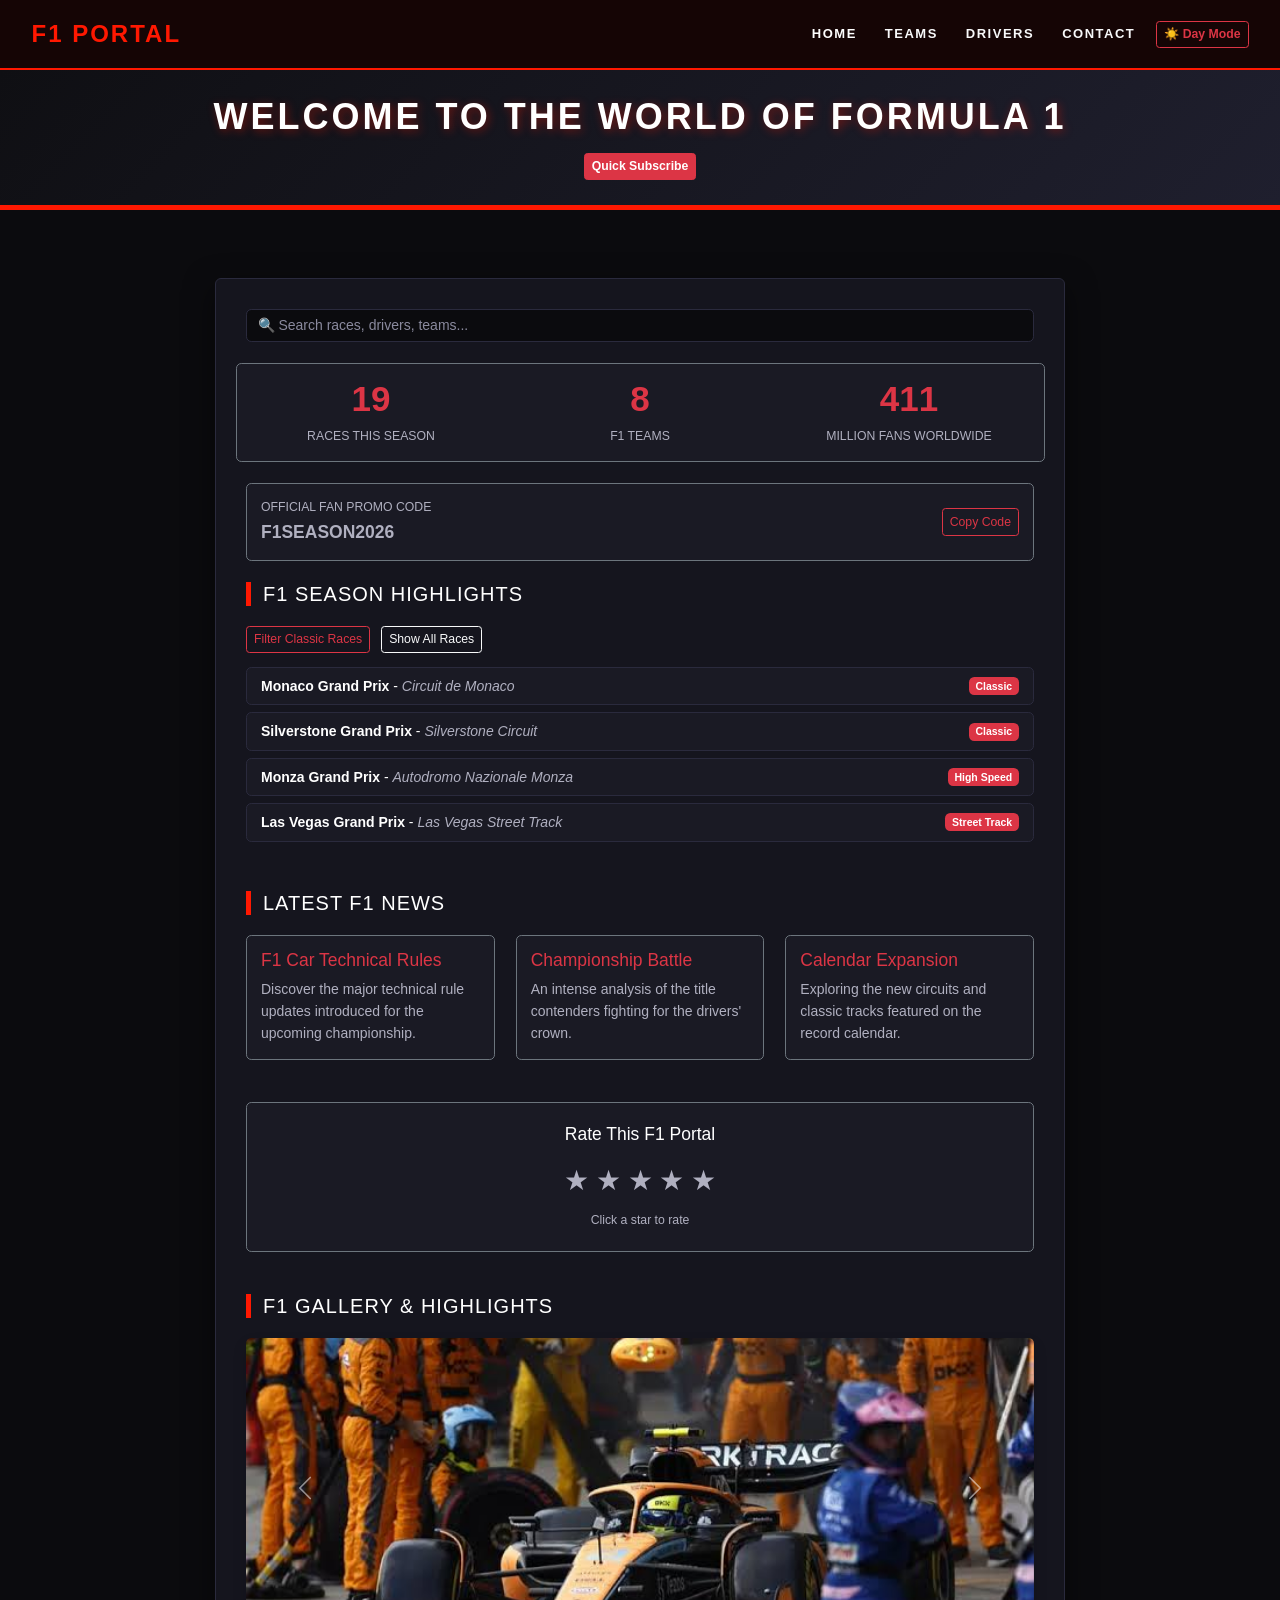
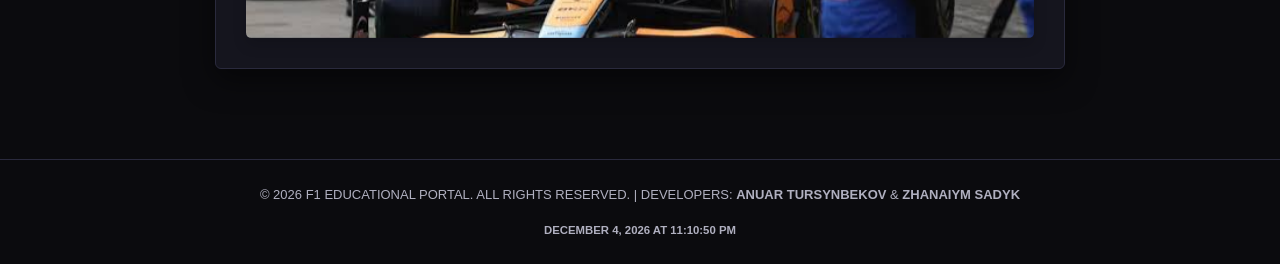
<file: index.html>
<!DOCTYPE html>
<html lang="en">
<head>
    <meta charset="UTF-8">
    <title>Formula 1 | Home</title>
    <link href="https://cdn.jsdelivr.net/npm/bootstrap@5.3.3/dist/css/bootstrap.min.css" rel="stylesheet">
    <link rel="stylesheet" href="css/style.css">

    <script src="https://code.jquery.com/jquery-3.7.1.min.js"></script>
    <script src="js/script.js" defer></script>
</head>
<body>

<div id="scroll-progress-container">
    <div id="scroll-progress"></div>
</div>

<div id="toast-container" class="toast-container position-fixed bottom-0 end-0 p-3" style="z-index: 1100;"></div>

<header>
    <nav id="main-nav" class="navbar navbar-expand-lg navbar-dark px-4">
        <div class="container-fluid">
            <a class="logo" href="index.html">F1 PORTAL</a>
            <button class="navbar-toggler" type="button" data-bs-toggle="collapse" data-bs-target="#navbarNav">
                <span class="navbar-toggler-icon"></span>
            </button>
            <div class="collapse navbar-collapse" id="navbarNav">
                <ul class="navbar-nav ms-auto gap-3 nav-menu align-items-center">
                    <li class="nav-item"><a class="nav-link active text-white" href="index.html">Home</a></li>
                    <li class="nav-item"><a class="nav-link text-light" href="teams.html">Teams</a></li>
                    <li class="nav-item"><a class="nav-link text-light" href="drivers.html">Drivers</a></li>
                    <li class="nav-item"><a class="nav-link text-light" href="contact.html">Contact</a></li>
                    <li class="nav-item">
                        <button id="theme-toggle-btn" class="btn btn-outline-danger btn-sm fw-bold">☀️ Day Mode</button>
                    </li>
                </ul>
            </div>
        </div>
    </nav>
</header>

<header id="main-header">
    <h1 class="highlightable">Welcome to the World of Formula 1</h1>
    <div class="mt-3">
        <button id="open-popup-btn" class="btn btn-danger btn-sm fw-bold">Quick Subscribe</button>
    </div>
</header>

<main>
    <section class="mb-4">
        <div class="position-relative">
            <input type="text" id="global-search-input" class="form-control border-secondary" placeholder="🔍 Search races, drivers, teams...">
            <ul id="autocomplete-list" class="dropdown-menu w-100 border-secondary"></ul>
        </div>
    </section>

    <section class="row text-center my-4 py-3 theme-card rounded border border-secondary">
        <div class="col-md-4">
            <h3 class="counter-value text-danger display-6 fw-bold" data-count="24">0</h3>
            <p class="text-uppercase small mb-0">Races This Season</p>
        </div>
        <div class="col-md-4">
            <h3 class="counter-value text-danger display-6 fw-bold" data-count="10">0</h3>
            <p class="text-uppercase small mb-0">F1 Teams</p>
        </div>
        <div class="col-md-4">
            <h3 class="counter-value text-danger display-6 fw-bold" data-count="500">0</h3>
            <p class="text-uppercase small mb-0">Million Fans Worldwide</p>
        </div>
    </section>

    <section class="p-3 theme-card rounded border border-secondary mb-4 d-flex justify-content-between align-items-center">
        <div>
            <small class="d-block">OFFICIAL FAN PROMO CODE</small>
            <span id="promo-code" class="fw-bold fs-5">F1SEASON2026</span>
        </div>
        <button class="btn btn-outline-danger btn-sm btn-copy" data-clipboard-target="#promo-code">Copy Code</button>
    </section>

    <section class="mb-5">
        <h2>F1 Season Highlights</h2>
        <div class="mb-3">
            <button id="filter-classic" class="btn btn-outline-danger btn-sm">Filter Classic Races</button>
            <button id="reset-filter" class="btn btn-outline-light btn-sm ms-2">Show All Races</button>
        </div>
        <ul id="dynamic-races-list" class="list-group bg-transparent"></ul>
    </section>

    <section class="cards-section mb-5">
        <h2>Latest F1 News</h2>
        <div class="row g-4">
            <div class="col-md-4 searchable-item">
                <div class="card h-100 theme-card border-secondary p-3">
                    <h3 class="card-title text-danger fs-5 highlightable">F1 Car Technical Rules</h3>
                    <p class="card-text highlightable">Discover the major technical rule updates introduced for the upcoming championship.</p>
                </div>
            </div>
            <div class="col-md-4 searchable-item">
                <div class="card h-100 theme-card border-secondary p-3">
                    <h3 class="card-title text-danger fs-5 highlightable">Championship Battle</h3>
                    <p class="card-text highlightable">An intense analysis of the title contenders fighting for the drivers' crown.</p>
                </div>
            </div>
            <div class="col-md-4 searchable-item">
                <div class="card h-100 theme-card border-secondary p-3">
                    <h3 class="card-title text-danger fs-5 highlightable">Calendar Expansion</h3>
                    <p class="card-text highlightable">Exploring the new circuits and classic tracks featured on the record calendar.</p>
                </div>
            </div>
        </div>
    </section>

    <section class="my-5 p-4 theme-card rounded border border-secondary text-center">
        <h3 class="fs-5 mb-3">Rate This F1 Portal</h3>
        <div id="rating-stars" class="fs-3 mb-2">
            <span class="star" data-value="1">★</span>
            <span class="star" data-value="2">★</span>
            <span class="star" data-value="3">★</span>
            <span class="star" data-value="4">★</span>
            <span class="star" data-value="5">★</span>
        </div>
        <p id="rating-feedback" class="small mb-0">Click a star to rate</p>
    </section>

    <!-- F1 Gallery Carousel (С вашими фото) -->
    <section>
        <h2>F1 Gallery & Highlights</h2>
        <div id="f1Carousel" class="carousel slide shadow rounded overflow-hidden" data-bs-ride="carousel">
            <div class="carousel-inner">
                <div class="carousel-item active">
                    <img data-src="images/pitstop.jpg" src="images/pitstop.jpg" class="lazy-load d-block w-100" alt="Nissan GT-R Road">
                </div>
                <div class="carousel-item">
                    <img data-src="images/monaco.jpg" src="images/monaco.jpg" class="lazy-load d-block w-100" alt="Yellow Supercar">
                </div>
                <div class="carousel-item">
                    <img data-src="images/celebration.jpg" src="images/celebration.jpg" class="lazy-load d-block w-100" alt="Bikestunt Hill">
                </div>
            </div>
            <button class="carousel-control-prev" type="button" data-bs-target="#f1Carousel" data-bs-slide="prev">
                <span class="carousel-control-prev-icon"></span>
            </button>
            <button class="carousel-control-next" type="button" data-bs-target="#f1Carousel" data-bs-slide="next">
                <span class="carousel-control-next-icon"></span>
            </button>
        </div>
    </section>
</main>

<div id="popup-modal" class="popup-overlay">
    <div class="popup-content">
        <span id="close-popup-btn" class="close-btn">&times;</span>
        <h3 class="text-danger mb-3">Join F1 Newsletter</h3>
        <p>Get the latest racing updates directly to your inbox.</p>
        <input type="email" placeholder="Enter your email address" class="form-control mb-3">
        <button class="btn btn-danger w-100 fw-bold">Subscribe Now</button>
    </div>
</div>

<footer>
    <p>&copy; 2026 F1 Educational Portal. All rights reserved. | Developers: <strong>Anuar Tursynbekov</strong> & <strong>Zhanaiym Sadyk</strong></p>
    <p id="live-clock" class="small mt-1 mb-0 fw-bold"></p>
</footer>

<script src="https://cdn.jsdelivr.net/npm/bootstrap@5.3.3/dist/js/bootstrap.bundle.min.js"></script>
</body>
</html>
</file>
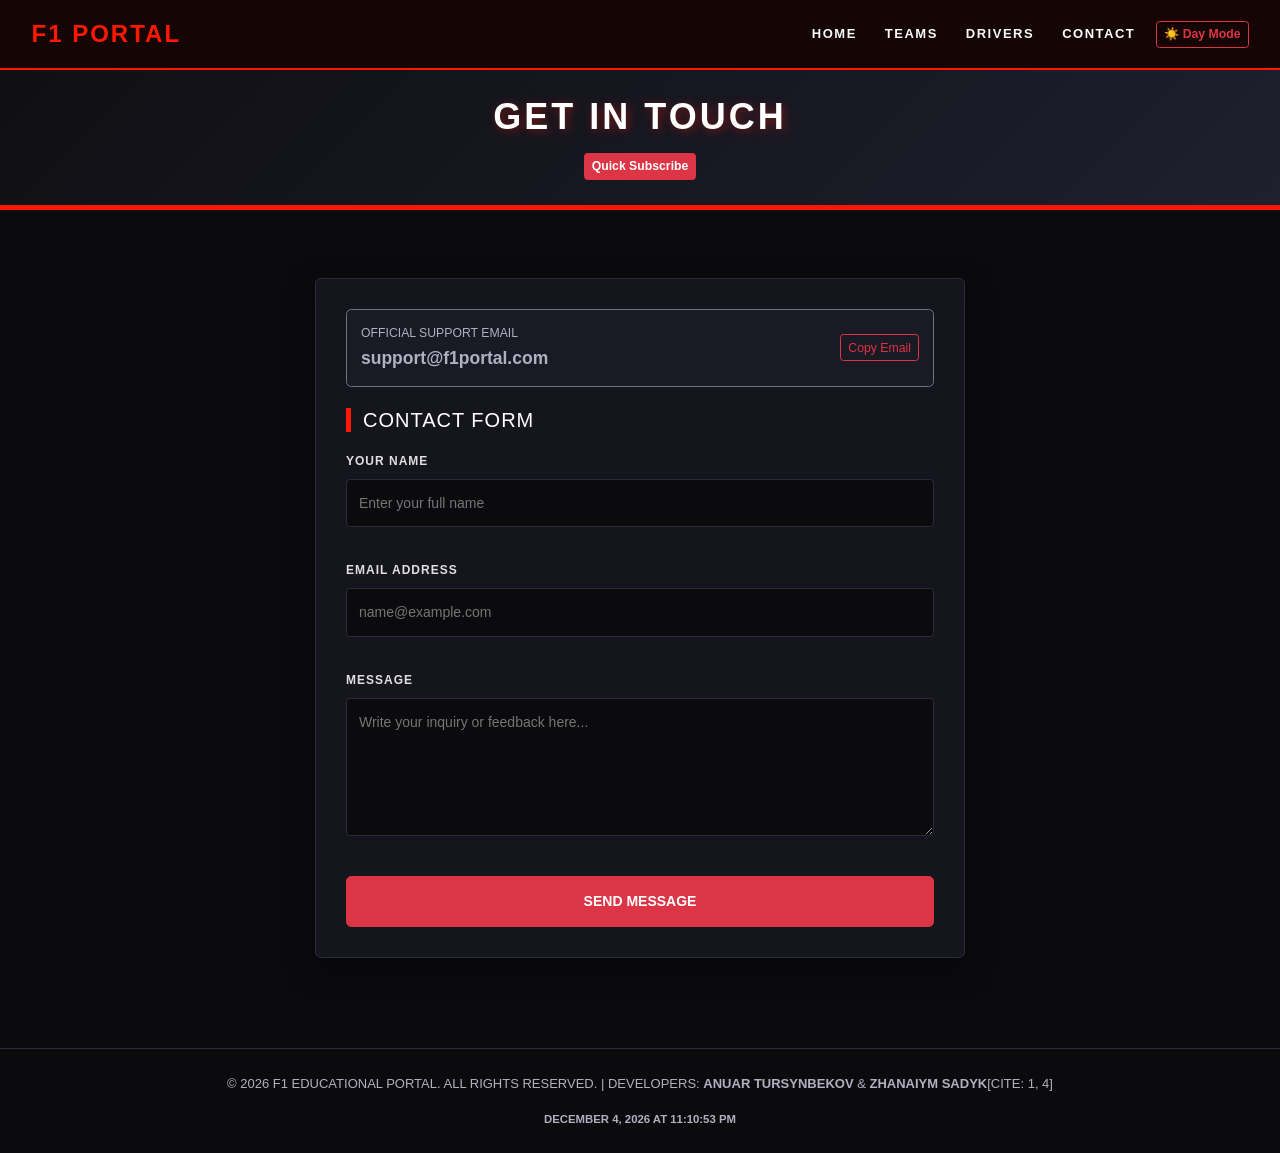
<file: contact.html>
<!DOCTYPE html>
<html lang="en">
<head>
    <meta charset="UTF-8">
    <title>Formula 1 | Contact</title>
    <link href="https://cdn.jsdelivr.net/npm/bootstrap@5.3.3/dist/css/bootstrap.min.css" rel="stylesheet">
    <link rel="stylesheet" href="css/style.css">

    <!-- Подключаем jQuery CDN, затем script.js с defer -->
    <script src="https://code.jquery.com/jquery-3.7.1.min.js"></script>
    <script src="js/script.js" defer></script>
</head>
<body>

<!-- TASK 4: Scroll Progress Bar -->
<div id="scroll-progress-container">
    <div id="scroll-progress"></div>
</div>

<!-- TASK 7: Toast Container -->
<div id="toast-container" class="toast-container position-fixed bottom-0 end-0 p-3" style="z-index: 1100;"></div>

<header>
    <nav id="main-nav" class="navbar navbar-expand-lg navbar-dark px-4">
        <div class="container-fluid">
            <a class="logo" href="index.html">F1 PORTAL</a>
            <button class="navbar-toggler" type="button" data-bs-toggle="collapse" data-bs-target="#navbarNav">
                <span class="navbar-toggler-icon"></span>
            </button>
            <div class="collapse navbar-collapse" id="navbarNav">
                <ul class="navbar-nav ms-auto gap-3 nav-menu align-items-center">
                    <li class="nav-item"><a class="nav-link text-light" href="index.html">Home</a></li>
                    <li class="nav-item"><a class="nav-link text-light" href="teams.html">Teams</a></li>
                    <li class="nav-item"><a class="nav-link text-light" href="drivers.html">Drivers</a></li>
                    <li class="nav-item"><a class="nav-link active text-white" href="contact.html">Contact</a></li>
                    <li class="nav-item">
                        <button id="theme-toggle-btn" class="btn btn-outline-danger btn-sm fw-bold">☀️ Day Mode</button>
                    </li>
                </ul>
            </div>
        </div>
    </nav>
</header>

<header id="main-header">
    <h1 class="highlightable">Get in Touch</h1>
    <div class="mt-3">
        <button id="open-popup-btn" class="btn btn-danger btn-sm fw-bold">Quick Subscribe</button>
    </div>
</header>

<main style="max-width: 650px;">
    <!-- TASK 8: Copied to Clipboard Section (Email Support) -->
    <section class="p-3 theme-card rounded border border-secondary mb-4 d-flex justify-content-between align-items-center">
        <div>
            <small class="d-block">OFFICIAL SUPPORT EMAIL</small>
            <span id="support-email" class="fw-bold fs-5">support@f1portal.com</span>
        </div>
        <button class="btn btn-outline-danger btn-sm btn-copy" data-clipboard-target="#support-email">Copy Email</button>
    </section>

    <section>
        <h2>Contact Form</h2>

        <!-- TASK 6: Form with Loading Spinner and Validation -->
        <form id="contact-form" novalidate>
            <div class="mb-3">
                <label for="name">Your Name</label>
                <input type="text" id="name" placeholder="Enter your full name">
            </div>

            <div class="mb-3">
                <label for="email">Email Address</label>
                <input type="email" id="email" placeholder="name@example.com">
            </div>

            <div class="mb-3">
                <label for="message">Message</label>
                <textarea id="message" rows="5" placeholder="Write your inquiry or feedback here..."></textarea>
            </div>

            <button type="submit" class="btn btn-danger w-100 fw-bold py-3 text-uppercase">Send Message</button>
        </form>
    </section>
</main>

<!-- Popup Modal -->
<div id="popup-modal" class="popup-overlay">
    <div class="popup-content">
        <span id="close-popup-btn" class="close-btn">&times;</span>
        <h3 class="text-danger mb-3">Join F1 Newsletter</h3>
        <p>Get the latest racing updates directly to your inbox.</p>
        <input type="email" placeholder="Enter your email address" class="form-control mb-3">
        <button class="btn btn-danger w-100 fw-bold">Subscribe Now</button>
    </div>
</div>

<footer>
    <p>&copy; 2026 F1 Educational Portal. All rights reserved. | Developers: <strong>Anuar Tursynbekov</strong> & <strong>Zhanaiym Sadyk</strong>[cite: 1, 4]</p>
    <p id="live-clock" class="small mt-1 mb-0 fw-bold"></p>
</footer>

<script src="https://cdn.jsdelivr.net/npm/bootstrap@5.3.3/dist/js/bootstrap.bundle.min.js"></script>
</body>
</html>
</file>
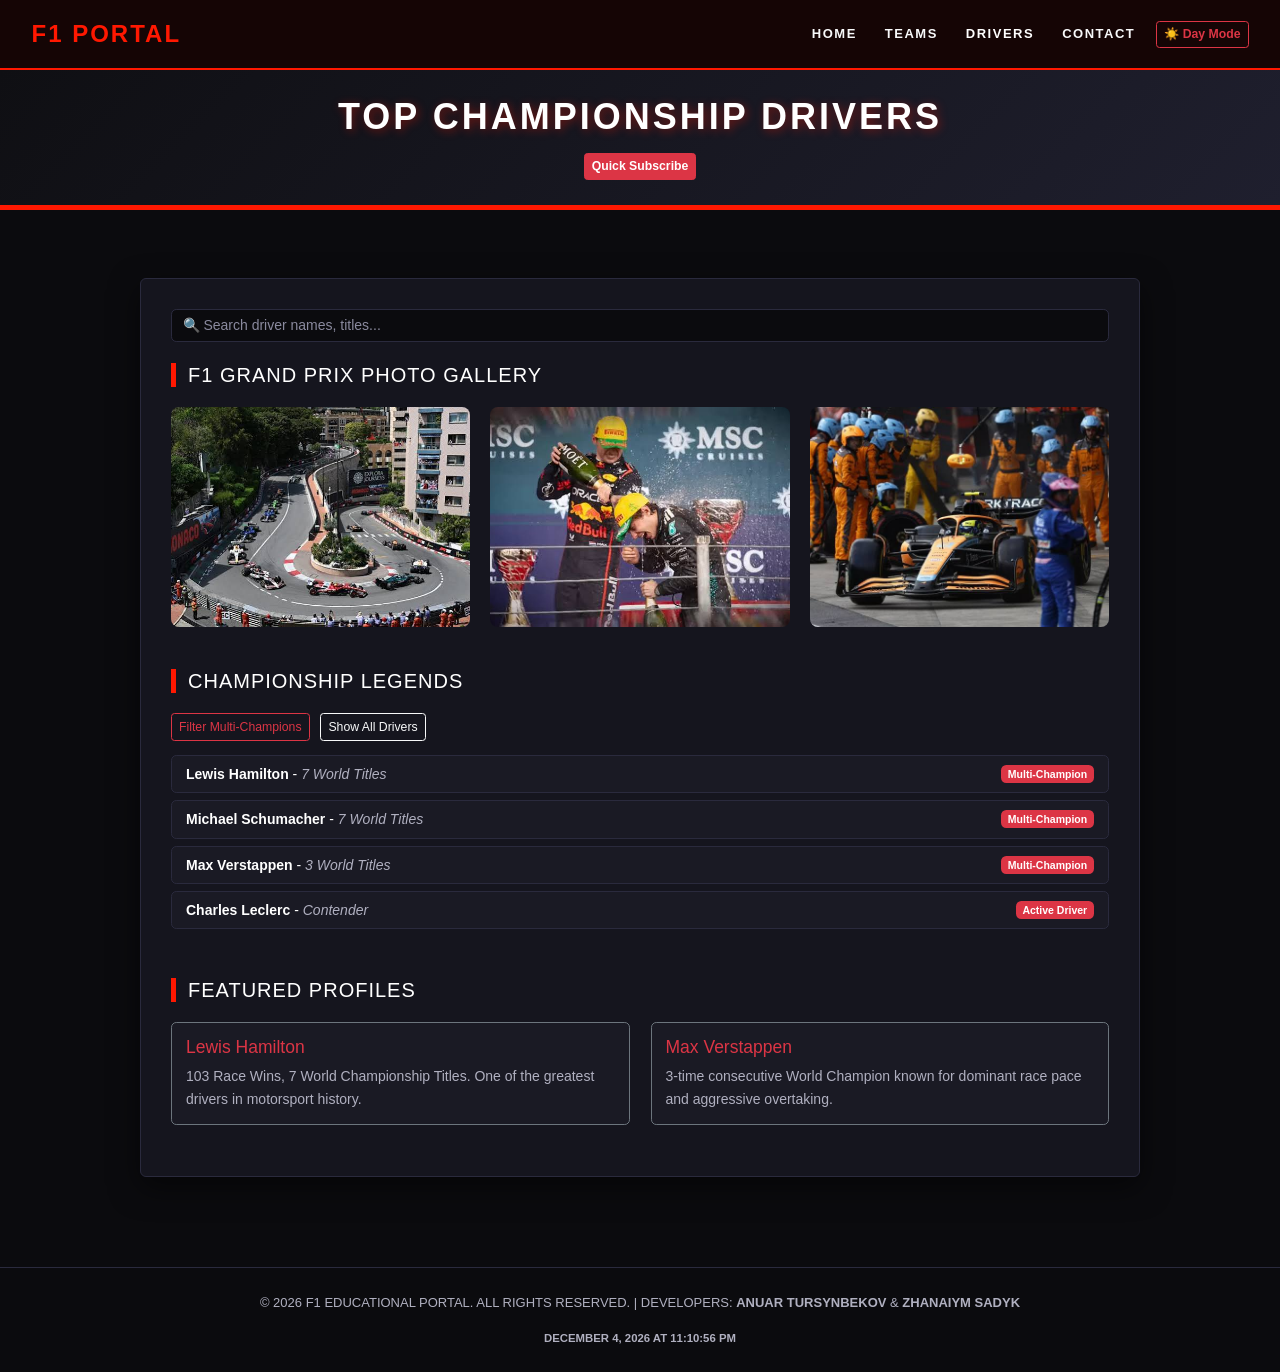
<file: drivers.html>
<!DOCTYPE html>
<html lang="en">
<head>
    <meta charset="UTF-8">
    <title>Formula 1 | Drivers</title>
    <link href="https://cdn.jsdelivr.net/npm/bootstrap@5.3.3/dist/css/bootstrap.min.css" rel="stylesheet">
    <link rel="stylesheet" href="css/style.css">

    <script src="https://code.jquery.com/jquery-3.7.1.min.js"></script>
    <script src="js/script.js" defer></script>
</head>
<body>

<div id="scroll-progress-container">
    <div id="scroll-progress"></div>
</div>

<div id="toast-container" class="toast-container position-fixed bottom-0 end-0 p-3" style="z-index: 1100;"></div>

<header>
    <nav id="main-nav" class="navbar navbar-expand-lg navbar-dark px-4">
        <div class="container-fluid">
            <a class="logo" href="index.html">F1 PORTAL</a>
            <button class="navbar-toggler" type="button" data-bs-toggle="collapse" data-bs-target="#navbarNav">
                <span class="navbar-toggler-icon"></span>
            </button>
            <div class="collapse navbar-collapse" id="navbarNav">
                <ul class="navbar-nav ms-auto gap-3 nav-menu align-items-center">
                    <li class="nav-item"><a class="nav-link text-light" href="index.html">Home</a></li>
                    <li class="nav-item"><a class="nav-link text-light" href="teams.html">Teams</a></li>
                    <li class="nav-item"><a class="nav-link active text-white" href="drivers.html">Drivers</a></li>
                    <li class="nav-item"><a class="nav-link text-light" href="contact.html">Contact</a></li>
                    <li class="nav-item">
                        <button id="theme-toggle-btn" class="btn btn-outline-danger btn-sm fw-bold">☀️ Day Mode</button>
                    </li>
                </ul>
            </div>
        </div>
    </nav>
</header>

<header id="main-header">
    <h1 class="highlightable">Top Championship Drivers</h1>
    <div class="mt-3">
        <button id="open-popup-btn" class="btn btn-danger btn-sm fw-bold">Quick Subscribe</button>
    </div>
</header>

<main style="max-width: 1000px;">
    <section class="mb-4">
        <div class="position-relative">
            <input type="text" id="global-search-input" class="form-control border-secondary" placeholder="🔍 Search driver names, titles...">
            <ul id="autocomplete-list" class="dropdown-menu w-100 border-secondary"></ul>
        </div>
    </section>

    <!-- F1 Gallery & Highlights (С вашими фото) -->
    <section class="gallery-section mb-5">
        <h2>F1 Grand Prix Photo Gallery</h2>
        <div class="gallery-container">
            <div class="gallery-item">
                <img data-src="images/monaco.jpg" src="images/monaco.jpg" class="lazy-load" alt="Yellow Supercar">
                <div class="caption">Monaco Street Circuit</div>
            </div>
            <div class="gallery-item">
                <img data-src="images/celebration.jpg" src="images/celebration.jpg" class="lazy-load" alt="Bikestunt Hill">
                <div class="caption">Podium Victory</div>
            </div>
            <div class="gallery-item">
                <img data-src="images/pitstop.jpg" src="images/pitstop.jpg" class="lazy-load" alt="Nissan GT-R Road">
                <div class="caption">High Speed Track</div>
            </div>
        </div>
    </section>

    <section class="mb-5">
        <h2>Championship Legends</h2>
        <div class="mb-3">
            <button id="filter-multi" class="btn btn-outline-danger btn-sm">Filter Multi-Champions</button>
            <button id="reset-drivers-filter" class="btn btn-outline-light btn-sm ms-2">Show All Drivers</button>
        </div>
        <ul id="dynamic-drivers-list" class="list-group bg-transparent"></ul>
    </section>

    <section class="cards-section mb-4">
        <h2>Featured Profiles</h2>
        <div class="row g-4">
            <div class="col-md-6 searchable-item">
                <div class="card h-100 theme-card border-secondary p-3">
                    <h3 class="card-title text-danger fs-5 highlightable">Lewis Hamilton</h3>
                    <p class="card-text highlightable">103 Race Wins, 7 World Championship Titles. One of the greatest drivers in motorsport history.</p>
                </div>
            </div>
            <div class="col-md-6 searchable-item">
                <div class="card h-100 theme-card border-secondary p-3">
                    <h3 class="card-title text-danger fs-5 highlightable">Max Verstappen</h3>
                    <p class="card-text highlightable">3-time consecutive World Champion known for dominant race pace and aggressive overtaking.</p>
                </div>
            </div>
        </div>
    </section>
</main>

<div id="popup-modal" class="popup-overlay">
    <div class="popup-content">
        <span id="close-popup-btn" class="close-btn">&times;</span>
        <h3 class="text-danger mb-3">Join F1 Newsletter</h3>
        <p>Get the latest racing updates directly to your inbox.</p>
        <input type="email" placeholder="Enter your email address" class="form-control mb-3">
        <button class="btn btn-danger w-100 fw-bold">Subscribe Now</button>
    </div>
</div>

<footer>
    <p>&copy; 2026 F1 Educational Portal. All rights reserved. | Developers: <strong>Anuar Tursynbekov</strong> & <strong>Zhanaiym Sadyk</strong></p>
    <p id="live-clock" class="small mt-1 mb-0 fw-bold"></p>
</footer>

<script src="https://cdn.jsdelivr.net/npm/bootstrap@5.3.3/dist/js/bootstrap.bundle.min.js"></script>
</body>
</html>
</file>
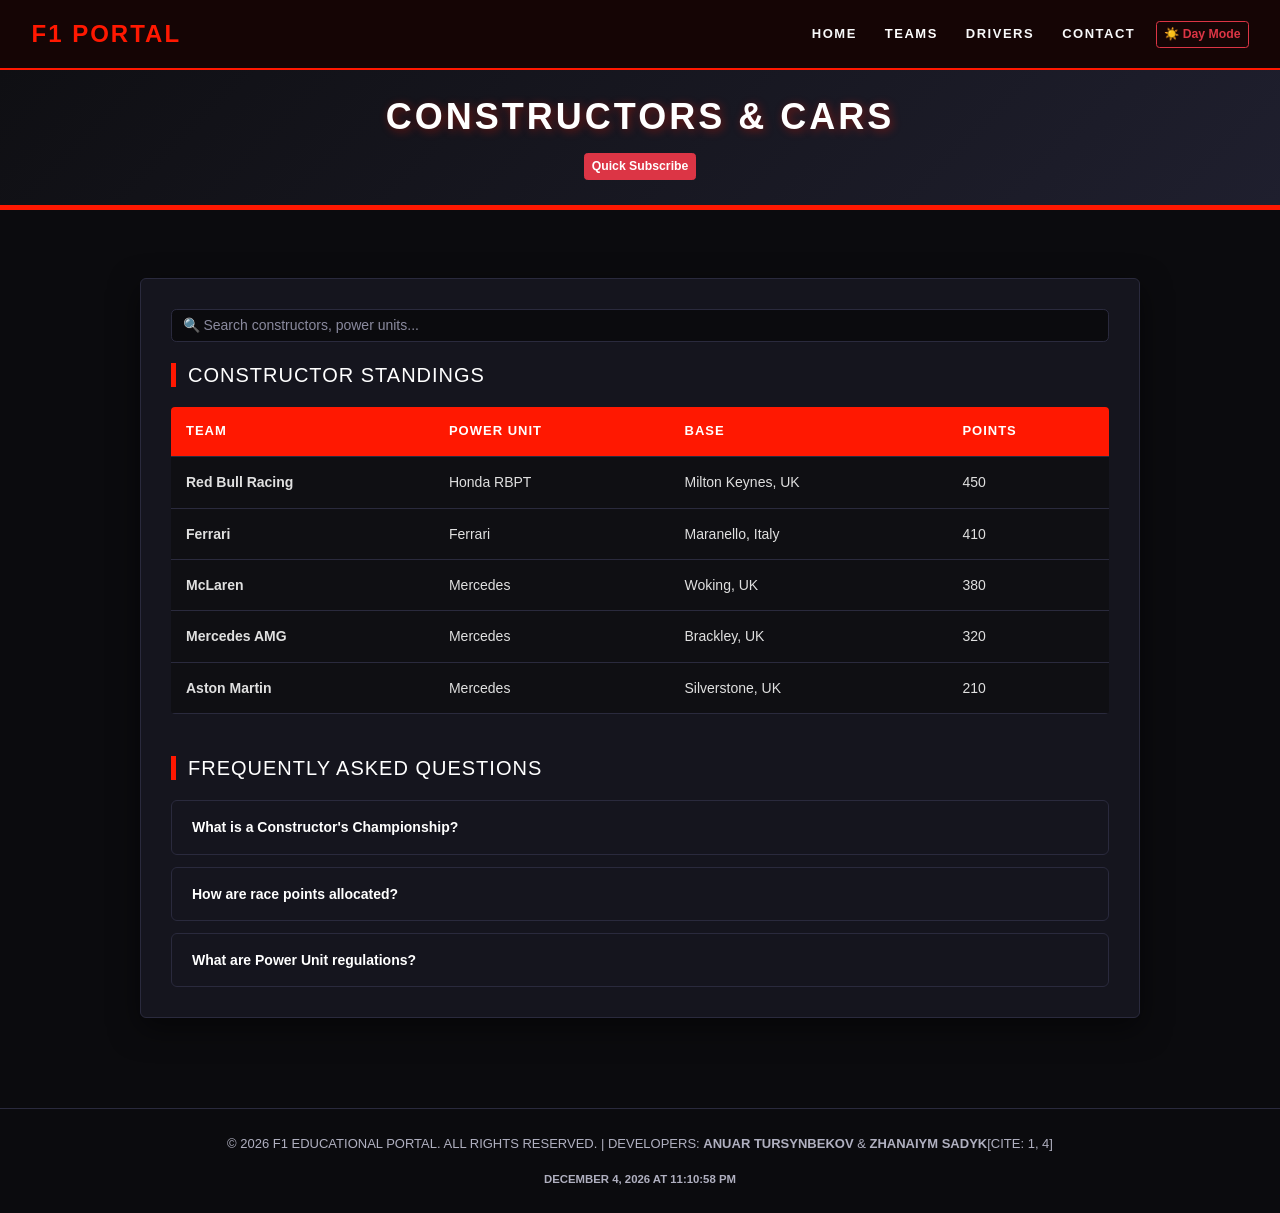
<file: teams.html>
<!DOCTYPE html>
<html lang="en">
<head>
    <meta charset="UTF-8">
    <title>Formula 1 | Teams</title>
    <link href="https://cdn.jsdelivr.net/npm/bootstrap@5.3.3/dist/css/bootstrap.min.css" rel="stylesheet">
    <link rel="stylesheet" href="css/style.css">

    <!-- Подключаем сначала jQuery CDN, затем script.js с defer -->
    <script src="https://code.jquery.com/jquery-3.7.1.min.js"></script>
    <script src="js/script.js" defer></script>
</head>
<body>

<!-- TASK 4: Scroll Progress Bar -->
<div id="scroll-progress-container">
    <div id="scroll-progress"></div>
</div>

<!-- TASK 7: Toast Container -->
<div id="toast-container" class="toast-container position-fixed bottom-0 end-0 p-3" style="z-index: 1100;"></div>

<header>
    <nav id="main-nav" class="navbar navbar-expand-lg navbar-dark px-4">
        <div class="container-fluid">
            <a class="logo" href="index.html">F1 PORTAL</a>
            <button class="navbar-toggler" type="button" data-bs-toggle="collapse" data-bs-target="#navbarNav">
                <span class="navbar-toggler-icon"></span>
            </button>
            <div class="collapse navbar-collapse" id="navbarNav">
                <ul class="navbar-nav ms-auto gap-3 nav-menu align-items-center">
                    <li class="nav-item"><a class="nav-link text-light" href="index.html">Home</a></li>
                    <li class="nav-item"><a class="nav-link active text-white" href="teams.html">Teams</a></li>
                    <li class="nav-item"><a class="nav-link text-light" href="drivers.html">Drivers</a></li>
                    <li class="nav-item"><a class="nav-link text-light" href="contact.html">Contact</a></li>
                    <li class="nav-item">
                        <button id="theme-toggle-btn" class="btn btn-outline-danger btn-sm fw-bold">☀️ Day Mode</button>
                    </li>
                </ul>
            </div>
        </div>
    </nav>
</header>

<header id="main-header">
    <h1 class="highlightable">Constructors & Cars</h1>
    <div class="mt-3">
        <button id="open-popup-btn" class="btn btn-danger btn-sm fw-bold">Quick Subscribe</button>
    </div>
</header>

<main style="max-width: 1000px;">
    <!-- TASK 1, 2, 3: Live Search Input -->
    <section class="mb-4">
        <div class="position-relative">
            <input type="text" id="global-search-input" class="form-control border-secondary" placeholder="🔍 Search constructors, power units...">
            <ul id="autocomplete-list" class="dropdown-menu w-100 border-secondary"></ul>
        </div>
    </section>

    <!-- Constructor Standings Table -->
    <section class="mb-5">
        <h2>Constructor Standings</h2>
        <table class="f1-table">
            <thead>
            <tr>
                <th>Team</th>
                <th>Power Unit</th>
                <th>Base</th>
                <th>Points</th>
            </tr>
            </thead>
            <tbody>
            <tr class="searchable-item">
                <td class="highlightable"><strong>Red Bull Racing</strong></td>
                <td class="highlightable">Honda RBPT</td>
                <td class="highlightable">Milton Keynes, UK</td>
                <td>450</td>
            </tr>
            <tr class="searchable-item">
                <td class="highlightable"><strong>Ferrari</strong></td>
                <td class="highlightable">Ferrari</td>
                <td class="highlightable">Maranello, Italy</td>
                <td>410</td>
            </tr>
            <tr class="searchable-item">
                <td class="highlightable"><strong>McLaren</strong></td>
                <td class="highlightable">Mercedes</td>
                <td class="highlightable">Woking, UK</td>
                <td>380</td>
            </tr>
            <tr class="searchable-item">
                <td class="highlightable"><strong>Mercedes AMG</strong></td>
                <td class="highlightable">Mercedes</td>
                <td class="highlightable">Brackley, UK</td>
                <td>320</td>
            </tr>
            <tr class="searchable-item">
                <td class="highlightable"><strong>Aston Martin</strong></td>
                <td class="highlightable">Mercedes</td>
                <td class="highlightable">Silverstone, UK</td>
                <td>210</td>
            </tr>
            </tbody>
        </table>
    </section>

    <!-- Accordion FAQ Section -->
    <section>
        <h2>Frequently Asked Questions</h2>

        <div class="accordion-header-custom highlightable">What is a Constructor's Championship?</div>
        <div class="accordion-content-custom">
            <p class="highlightable mb-0">The World Constructors' Championship (WCC) is awarded by the FIA to the most successful F1 constructor over the course of the season, based on points accumulated by both team drivers.</p>
        </div>

        <div class="accordion-header-custom highlightable">How are race points allocated?</div>
        <div class="accordion-content-custom">
            <p class="highlightable mb-0">Points are awarded to the top 10 finishing drivers at each Grand Prix: 25, 18, 15, 12, 10, 8, 6, 4, 2, 1. An extra point is awarded for the fastest lap if finished in top 10.</p>
        </div>

        <div class="accordion-header-custom highlightable">What are Power Unit regulations?</div>
        <div class="accordion-content-custom">
            <p class="highlightable mb-0">F1 cars use 1.6-liter V6 turbocharged hybrid power units with energy recovery systems (ERS) that harvest heat and kinetic energy to boost horsepower.</p>
        </div>
    </section>
</main>

<!-- Popup Modal -->
<div id="popup-modal" class="popup-overlay">
    <div class="popup-content">
        <span id="close-popup-btn" class="close-btn">&times;</span>
        <h3 class="text-danger mb-3">Join F1 Newsletter</h3>
        <p>Get the latest racing updates directly to your inbox.</p>
        <input type="email" placeholder="Enter your email address" class="form-control mb-3">
        <button class="btn btn-danger w-100 fw-bold">Subscribe Now</button>
    </div>
</div>

<footer>
    <p>&copy; 2026 F1 Educational Portal. All rights reserved. | Developers: <strong>Anuar Tursynbekov</strong> & <strong>Zhanaiym Sadyk</strong>[cite: 1, 4]</p>
    <p id="live-clock" class="small mt-1 mb-0 fw-bold"></p>
</footer>

<script src="https://cdn.jsdelivr.net/npm/bootstrap@5.3.3/dist/js/bootstrap.bundle.min.js"></script>
</body>
</html>
</file>
<file: css/style.css>
* {
    margin: 0;
    padding: 0;
    box-sizing: border-box;
}

html, body {
    height: 100%;
    margin: 0;
    display: flex;
    flex-direction: column;
    background-color: #0b0b0e;
    color: #e0e0e0;
    font-family: 'Segoe UI', Tahoma, Geneva, Verdana, sans-serif;
    font-size: 14px;
    line-height: 1.6;
    transition: background-color 0.3s ease, color 0.3s ease;
}

/* ==========================================
   DAY MODE (СВЕТЛАЯ ТЕМА)
   ========================================== */
body.light-mode {
    background-color: #f0f2f5 !important;
    color: #111827 !important;
}

body.light-mode main,
body.light-mode .theme-card,
body.light-mode .card,
body.light-mode .popup-content {
    background-color: #ffffff !important;
    border-color: #d1d5db !important;
    color: #111827 !important;
    box-shadow: 0 10px 25px rgba(0, 0, 0, 0.08) !important;
}

body.light-mode .list-group-item {
    background-color: #ffffff !important;
    color: #111827 !important;
    border-color: #e5e7eb !important;
}

body.light-mode .list-group-item span strong {
    color: #111827 !important;
}

body.light-mode .list-group-item span em {
    color: #4b5563 !important;
}

body.light-mode h1,
body.light-mode h2,
body.light-mode h3,
body.light-mode .card-title,
body.light-mode strong,
body.light-mode b,
body.light-mode .fw-bold {
    color: #111827 !important;
}

body.light-mode p,
body.light-mode span,
body.light-mode small,
body.light-mode em,
body.light-mode .card-text,
body.light-mode .text-muted {
    color: #374151 !important;
}

body.light-mode form input,
body.light-mode form textarea,
body.light-mode #global-search-input {
    background-color: #ffffff !important;
    color: #111827 !important;
    border-color: #ced4da !important;
}

body.light-mode #global-search-input::placeholder {
    color: #6c757d !important;
}

body.light-mode #autocomplete-list {
    background-color: #ffffff !important;
    border-color: #ced4da !important;
}

body.light-mode #autocomplete-list .search-suggest-item {
    color: #111827 !important;
}

body.light-mode .f1-table {
    background-color: #ffffff !important;
}

body.light-mode .f1-table td {
    color: #111827 !important;
    border-bottom: 1px solid #e5e7eb !important;
}

body.light-mode .accordion-header-custom {
    background-color: #f1f3f5 !important;
    color: #111827 !important;
    border-color: #dee2e6 !important;
}

body.light-mode .accordion-content-custom {
    background-color: #ffffff !important;
    color: #374151 !important;
    border-color: #dee2e6 !important;
}

body.light-mode #main-header {
    background: linear-gradient(135deg, #e2e8f0 0%, #cbd5e1 100%) !important;
    border-bottom: 5px solid #ff1801 !important;
}

body.light-mode #main-header h1 {
    color: #0f172a !important;
    text-shadow: none !important;
}

body.light-mode footer {
    background-color: #e2e8f0 !important;
    color: #475569 !important;
    border-top: 1px solid #cbd5e1 !important;
}

body.light-mode #live-clock {
    color: #0f172a !important;
}

/* ==========================================
   NIGHT MODE & ТЁМНЫЕ ЭЛЕМЕНТЫ
   ========================================== */
.theme-card,
.card {
    background-color: #1a1a24 !important;
    color: #ffffff !important;
}

.theme-card p,
.theme-card small,
.theme-card span,
.card p,
.card-text {
    color: #b0b0c0 !important;
}

/* Тёмные ячейки динамических списков */
.list-group-item {
    background-color: #1a1a24 !important;
    color: #ffffff !important;
    border: 1px solid #2a2a3d !important;
}

.list-group-item span strong {
    color: #ffffff !important;
}

.list-group-item span em {
    color: #b0b0c0 !important;
}

.list-group-item:hover {
    background-color: #242433 !important;
}

/* Поле поиска */
#global-search-input {
    background-color: #0b0b0e !important;
    color: #ffffff !important;
    border: 1px solid #2a2a3d !important;
}

#global-search-input::placeholder {
    color: #8a8a9e !important;
}

/* Звёзды рейтинга (Красный цвет при клике и hover) */
#rating-stars .star {
    cursor: pointer;
    font-size: 2rem;
    color: #6c757d;
    transition: color 0.2s ease, transform 0.2s ease;
    display: inline-block;
    user-select: none;
}

#rating-stars .star.active,
#rating-stars .star.hovered {
    color: #ff1801 !important;
    text-shadow: 0 0 10px rgba(255, 24, 1, 0.5);
}

/* Scroll Progress Bar */
#scroll-progress-container {
    position: fixed;
    top: 0;
    left: 0;
    width: 100%;
    height: 5px;
    background-color: transparent;
    z-index: 9999;
}

#scroll-progress {
    height: 100%;
    width: 0%;
    background: linear-gradient(90deg, #ff1801, #ff7300);
    transition: width 0.1s ease-out;
}

/* Подсветка и выпадающий список */
mark.highlight-search {
    background-color: #ff1801;
    color: #ffffff;
    padding: 0 4px;
    border-radius: 3px;
    font-weight: bold;
}

#autocomplete-list {
    max-height: 200px;
    overflow-y: auto;
    z-index: 1000;
}

#autocomplete-list .search-suggest-item {
    color: #e0e0e0;
    padding: 10px 15px;
    transition: background 0.2s ease;
}

#autocomplete-list .search-suggest-item:hover {
    background-color: #ff1801;
    color: #ffffff !important;
}

/* Базовый макет */
main {
    flex: 1;
    max-width: 850px;
    margin: 40px auto;
    padding: 30px;
    background: #15151e;
    border-radius: 6px;
    border: 1px solid #2a2a3d;
    box-shadow: 0 10px 30px rgba(0, 0, 0, 0.5);
    width: 100%;
}

h1 {
    font-size: 24px;
    letter-spacing: 3px;
    text-transform: uppercase;
    font-weight: 900;
    color: #ffffff;
}

h2 {
    font-size: 20px;
    color: #ffffff;
    text-transform: uppercase;
    letter-spacing: 1px;
    margin-bottom: 20px;
    border-left: 5px solid #ff1801;
    padding-left: 12px;
}

p, ul, ol {
    margin-bottom: 15px;
    color: #b0b0c0;
}

#main-nav {
    display: flex;
    justify-content: space-between;
    align-items: center;
    padding: 15px 40px;
    background-color: #150505 !important;
    border-bottom: 2px solid #ff1801;
    position: sticky;
    top: 0;
    z-index: 100;
}

.logo {
    font-size: 24px;
    font-weight: 900;
    color: #ff1801;
    letter-spacing: 2px;
    text-decoration: none;
}

.nav-menu {
    display: flex;
    list-style: none;
    gap: 20px;
    margin: 0;
    padding: 0;
}

.nav-menu a {
    display: block;
    color: #ffffff;
    text-decoration: none;
    font-weight: 600;
    text-transform: uppercase;
    font-size: 13px;
    letter-spacing: 1.5px;
    padding: 8px 10px;
    transition: color 0.3s;
}

.nav-menu a:hover {
    color: #ff1801;
}

#main-header {
    background: linear-gradient(135deg, #0f0f13 0%, #1f1f2e 100%);
    border-bottom: 5px solid #ff1801;
    color: white;
    text-align: center;
    padding: 25px 0;
    margin-bottom: 2rem;
}

#main-header h1 {
    font-size: 36px;
    color: #ffffff;
    text-shadow: 2px 2px 10px rgba(255, 24, 1, 0.4);
}

.f1-table {
    width: 100%;
    border-collapse: collapse;
    margin-top: 15px;
    background-color: #0f0f13;
    border-radius: 4px;
    overflow: hidden;
}

.f1-table th, .f1-table td {
    padding: 14px 15px;
    text-align: left;
    border-bottom: 1px solid #2a2a3d;
}

.f1-table th {
    background-color: #ff1801;
    color: #ffffff;
    text-transform: uppercase;
    font-size: 13px;
    letter-spacing: 1px;
}

.f1-table td {
    color: #e0e0e0;
}

.f1-table tr:hover {
    background-color: #1f1f2e;
}

form label {
    display: block;
    margin-bottom: 8px;
    font-weight: bold;
    text-transform: uppercase;
    font-size: 12px;
    letter-spacing: 1px;
}

form input, form textarea {
    width: 100%;
    padding: 12px;
    margin-bottom: 20px;
    background-color: #0b0b0e;
    border: 1px solid #2a2a3d;
    border-radius: 4px;
    color: #ffffff;
    font-size: 14px;
}

form input:focus, form textarea:focus {
    outline: none;
    border-color: #ff1801;
    box-shadow: 0 0 8px rgba(255, 24, 1, 0.3);
}

.gallery-container {
    display: grid;
    grid-template-columns: repeat(3, 1fr);
    gap: 20px;
}

.gallery-item {
    position: relative;
    overflow: hidden;
    border-radius: 8px;
    height: 220px;
    background-color: #1a1a1a;
}

.gallery-item img {
    width: 100%;
    height: 100%;
    object-fit: cover;
    transition: transform 0.4s ease;
}

.gallery-item:hover img {
    transform: scale(1.1);
}

.gallery-item .caption {
    position: absolute;
    bottom: 0;
    left: 0;
    right: 0;
    background: rgba(255, 24, 1, 0.85);
    color: #ffffff;
    padding: 10px;
    text-align: center;
    font-weight: bold;
    font-size: 14px;
    transform: translateY(100%);
    transition: transform 0.3s ease;
}

.gallery-item:hover .caption {
    transform: translateY(0);
}

.carousel-item img {
    max-height: 300px !important;
    object-fit: cover;
}

.accordion-header-custom {
    cursor: pointer;
    background-color: #15151e;
    color: #ffffff;
    padding: 15px 20px;
    border-radius: 6px;
    margin-top: 12px;
    font-weight: bold;
    border-left: 4px solid #ff1801;
    border: 1px solid #2a2a3d;
}

.accordion-content-custom {
    display: none;
    background-color: #0f0f13;
    color: #e0e0e0;
    padding: 15px 20px;
    border-radius: 0 0 6px 6px;
    border: 1px solid #2a2a3d;
    border-top: none;
}

.popup-overlay {
    display: none;
    position: fixed;
    top: 0;
    left: 0;
    width: 100%;
    height: 100%;
    background-color: rgba(0, 0, 0, 0.8);
    z-index: 1050;
    justify-content: center;
    align-items: center;
}

.popup-content {
    background: #15151e;
    padding: 30px;
    border-radius: 8px;
    width: 90%;
    max-width: 450px;
    position: relative;
    color: white;
    border: 1px solid #2a2a3d;
}

.close-btn {
    position: absolute;
    top: 15px;
    right: 20px;
    font-size: 26px;
    cursor: pointer;
    color: #b0b0c0;
}

.close-btn:hover {
    color: #ff1801;
}

footer {
    text-align: center;
    padding: 25px;
    background-color: #0b0b0e !important;
    border-top: 1px solid #2a2a3d;
    color: #707085;
    font-size: 13px;
    margin-top: 50px;
    text-transform: uppercase;
}
</file>
